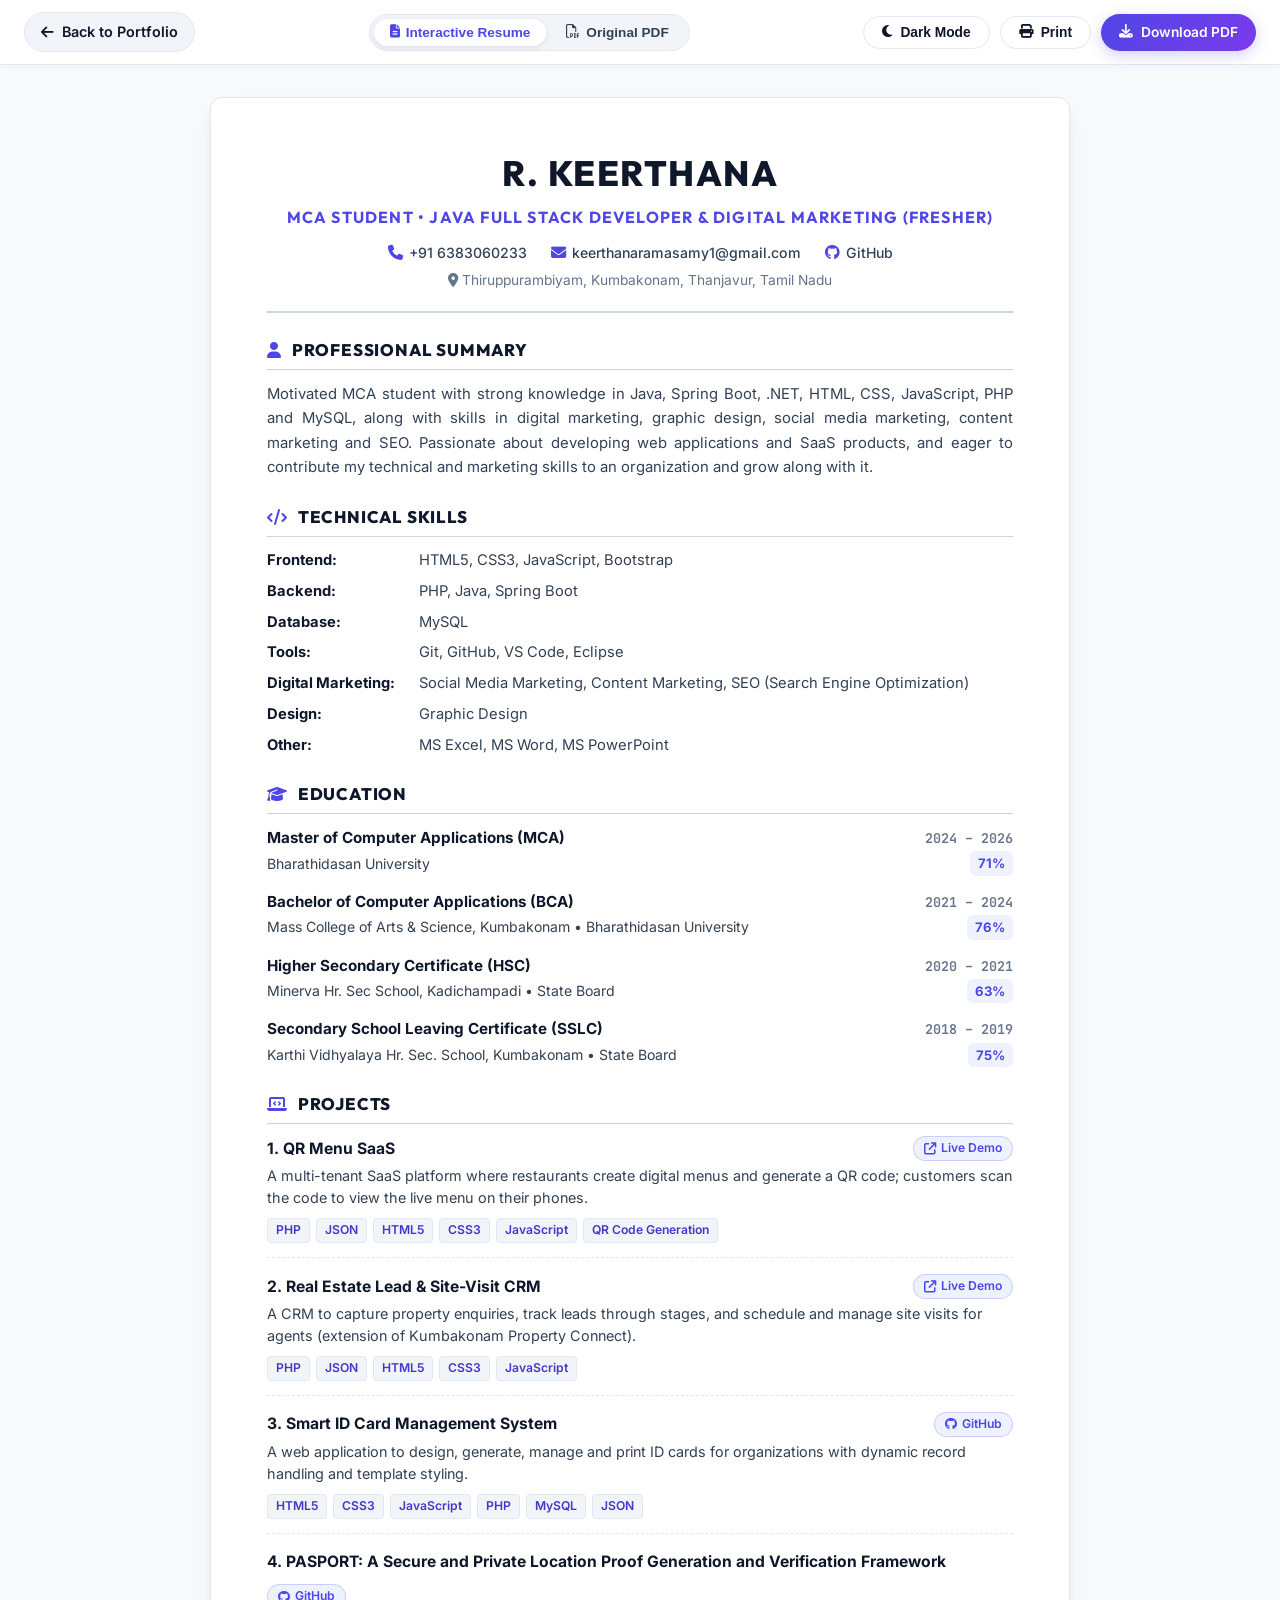
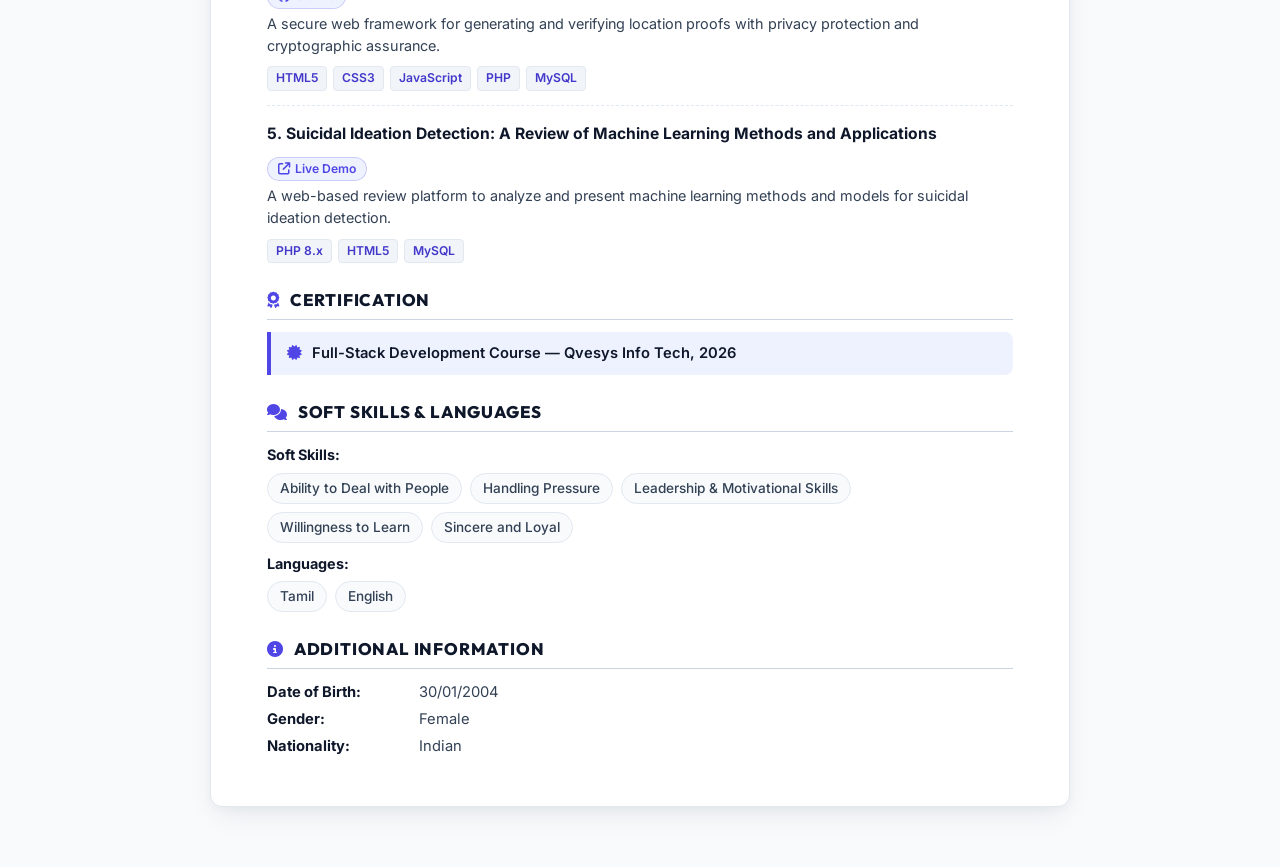
<file: resume.html>
<!DOCTYPE html>
<html lang="en">

<head>
    <meta charset="UTF-8">
    <meta name="viewport" content="width=device-width, initial-scale=1.0">
    <title>R Keerthana — Resume | Java Full Stack Developer &amp; Digital Marketing</title>

    <!-- Meta Description & SEO -->
    <meta name="description"
        content="Official Resume of R Keerthana - MCA Student, Java Full Stack Developer & Digital Marketing (Fresher). View technical skills, academic projects, education, and credentials.">
    <meta name="author" content="R Keerthana">

    <!-- Fonts & Icons -->
    <link rel="preconnect" href="https://fonts.googleapis.com">
    <link rel="preconnect" href="https://fonts.gstatic.com" crossorigin>
    <link
        href="https://fonts.googleapis.com/css2?family=Outfit:wght@400;500;600;700;800&family=JetBrains+Mono:wght@400;500;600&family=Inter:wght@400;500;600;700&display=swap"
        rel="stylesheet">
    <link rel="stylesheet" href="https://cdnjs.cloudflare.com/ajax/libs/font-awesome/6.5.1/css/all.min.css">

    <script>
        (function () {
            try {
                var theme = localStorage.getItem('keerthana-theme') ||
                    (window.matchMedia && window.matchMedia('(prefers-color-scheme: dark)').matches ? 'dark' : 'light');
                document.documentElement.setAttribute('data-theme', theme);
            } catch (e) { }
        })();
    </script>

    <style>
        :root,
        [data-theme="light"] {
            --primary: #4f46e5;
            --primary-dark: #4338ca;
            --primary-light: #eef2ff;
            --accent: #7c3aed;
            --text-main: #0f172a;
            --text-secondary: #334155;
            --text-muted: #64748b;
            --bg-page: #f8fafc;
            --bg-paper: #ffffff;
            --border-color: #e2e8f0;
            --border-strong: #cbd5e1;
            --tag-bg: #f1f5f9;
            --shadow-paper: 0 10px 30px -5px rgba(15, 23, 42, 0.08), 0 4px 12px -2px rgba(15, 23, 42, 0.04);
            --font-heading: 'Outfit', 'Inter', -apple-system, sans-serif;
            --font-body: 'Inter', -apple-system, sans-serif;
            --font-mono: 'JetBrains Mono', monospace;
        }

        [data-theme="dark"] {
            --primary: #818cf8;
            --primary-dark: #a5b4fc;
            --primary-light: rgba(99, 102, 241, 0.18);
            --accent: #c084fc;
            --text-main: #f8fafc;
            --text-secondary: #cbd5e1;
            --text-muted: #94a3b8;
            --bg-page: #0b0f19;
            --bg-paper: #111827;
            --border-color: #1f293d;
            --border-strong: #334155;
            --tag-bg: #1e293b;
            --shadow-paper: 0 16px 40px -10px rgba(0, 0, 0, 0.55), 0 4px 14px -2px rgba(0, 0, 0, 0.35);
        }

        * {
            box-sizing: border-box;
            margin: 0;
            padding: 0;
        }

        body {
            font-family: var(--font-body);
            color: var(--text-main);
            background-color: var(--bg-page);
            line-height: 1.55;
            -webkit-font-smoothing: antialiased;
            transition: background-color 0.25s ease, color 0.25s ease;
        }

        /* Top Action Bar (Fixed / Sticky) */
        .resume-topbar {
            position: sticky;
            top: 0;
            z-index: 100;
            background: rgba(255, 255, 255, 0.95);
            backdrop-filter: blur(12px);
            -webkit-backdrop-filter: blur(12px);
            border-bottom: 1px solid var(--border-color);
            padding: 12px 24px;
            display: flex;
            align-items: center;
            justify-content: space-between;
            gap: 16px;
            box-shadow: 0 2px 10px rgba(0, 0, 0, 0.04);
            transition: background-color 0.25s ease, border-color 0.25s ease, box-shadow 0.25s ease;
        }

        [data-theme="dark"] .resume-topbar {
            background: rgba(17, 24, 39, 0.95);
            border-bottom: 1px solid var(--border-color);
            box-shadow: 0 4px 20px rgba(0, 0, 0, 0.45);
        }

        .resume-nav-back {
            display: inline-flex;
            align-items: center;
            gap: 8px;
            text-decoration: none;
            color: var(--text-main);
            font-weight: 600;
            font-size: 0.9rem;
            padding: 8px 16px;
            border-radius: 999px;
            background: #f1f5f9;
            border: 1px solid var(--border-color);
            transition: all 0.2s ease;
        }

        [data-theme="dark"] .resume-nav-back {
            background: #1e293b;
            color: var(--text-main);
            border-color: var(--border-color);
        }

        .resume-nav-back:hover {
            background: var(--primary-light);
            color: var(--primary);
            border-color: var(--primary);
            transform: translateX(-2px);
        }

        .view-mode-tabs {
            display: inline-flex;
            background: #f1f5f9;
            padding: 4px;
            border-radius: 999px;
            border: 1px solid var(--border-color);
            gap: 4px;
            transition: background-color 0.25s ease, border-color 0.25s ease;
        }

        [data-theme="dark"] .view-mode-tabs {
            background: #1e293b;
            border-color: var(--border-color);
        }

        .mode-tab-btn {
            border: none;
            background: transparent;
            padding: 6px 16px;
            border-radius: 999px;
            font-size: 0.85rem;
            font-weight: 600;
            color: var(--text-secondary);
            cursor: pointer;
            transition: all 0.2s ease;
            display: inline-flex;
            align-items: center;
            gap: 6px;
        }

        [data-theme="dark"] .mode-tab-btn {
            color: var(--text-muted);
        }

        .mode-tab-btn.active {
            background: #ffffff;
            color: var(--primary);
            box-shadow: 0 2px 6px rgba(0, 0, 0, 0.08);
        }

        [data-theme="dark"] .mode-tab-btn.active {
            background: #111827;
            color: var(--primary);
            box-shadow: 0 2px 8px rgba(0, 0, 0, 0.35);
        }

        .resume-actions {
            display: flex;
            align-items: center;
            gap: 10px;
        }

        .btn-action {
            display: inline-flex;
            align-items: center;
            gap: 8px;
            font-size: 0.86rem;
            font-weight: 600;
            padding: 8px 18px;
            border-radius: 999px;
            text-decoration: none;
            cursor: pointer;
            border: none;
            transition: all 0.2s ease;
        }

        /* Theme Toggle Button */
        .btn-theme-toggle {
            background: #ffffff;
            color: var(--text-main);
            border: 1px solid var(--border-color);
        }

        .btn-theme-toggle:hover {
            background: #f1f5f9;
            border-color: var(--text-muted);
            transform: translateY(-1px);
        }

        [data-theme="dark"] .btn-theme-toggle {
            background: #1e293b;
            color: #fbbf24;
            border-color: var(--border-color);
        }

        [data-theme="dark"] .btn-theme-toggle:hover {
            background: #334155;
            color: #fde047;
            border-color: #475569;
        }

        .btn-print {
            background: #ffffff;
            color: var(--text-main);
            border: 1px solid var(--border-color);
        }

        .btn-print:hover {
            background: #f8fafc;
            border-color: var(--text-muted);
        }

        [data-theme="dark"] .btn-print {
            background: #1e293b;
            color: var(--text-main);
            border-color: var(--border-color);
        }

        [data-theme="dark"] .btn-print:hover {
            background: #334155;
            border-color: var(--text-muted);
        }

        .btn-download {
            background: linear-gradient(135deg, var(--primary) 0%, var(--accent) 100%);
            color: #ffffff;
            box-shadow: 0 4px 14px rgba(79, 70, 229, 0.25);
        }

        .btn-download:hover {
            opacity: 0.95;
            transform: translateY(-1px);
            box-shadow: 0 6px 18px rgba(79, 70, 229, 0.35);
        }

        /* Page Container */
        .resume-container {
            max-width: 900px;
            margin: 32px auto 60px;
            padding: 0 20px;
        }

        /* Document Paper */
        .resume-paper {
            background: var(--bg-paper);
            border-radius: 12px;
            box-shadow: var(--shadow-paper);
            border: 1px solid var(--border-color);
            padding: 48px 56px;
            position: relative;
        }

        /* Resume Header */
        .res-header {
            text-align: center;
            border-bottom: 2px solid var(--border-strong);
            padding-bottom: 20px;
            margin-bottom: 24px;
        }

        .res-name {
            font-family: var(--font-heading);
            font-size: 2.2rem;
            font-weight: 800;
            letter-spacing: 1.5px;
            color: var(--text-main);
            text-transform: uppercase;
            margin-bottom: 4px;
        }

        .res-role {
            font-family: var(--font-heading);
            font-size: 1rem;
            font-weight: 700;
            color: var(--primary);
            letter-spacing: 1.2px;
            text-transform: uppercase;
            margin-bottom: 12px;
        }

        .res-contact-bar {
            display: flex;
            flex-wrap: wrap;
            align-items: center;
            justify-content: center;
            gap: 16px 24px;
            font-size: 0.88rem;
            color: var(--text-secondary);
        }

        .res-contact-item {
            display: inline-flex;
            align-items: center;
            gap: 6px;
            text-decoration: none;
            color: var(--text-secondary);
            font-weight: 500;
        }

        .res-contact-item i {
            color: var(--primary);
            font-size: 0.95rem;
        }

        a.res-contact-item:hover {
            color: var(--primary);
            text-decoration: underline;
        }

        .res-location {
            color: var(--text-muted);
            font-size: 0.86rem;
            margin-top: 6px;
        }

        /* Section Headings */
        .res-section {
            margin-bottom: 24px;
        }

        .res-section-title {
            font-family: var(--font-heading);
            font-size: 1.05rem;
            font-weight: 800;
            color: var(--text-main);
            text-transform: uppercase;
            letter-spacing: 0.8px;
            display: flex;
            align-items: center;
            gap: 10px;
            border-bottom: 1.5px solid var(--border-strong);
            padding-bottom: 6px;
            margin-bottom: 12px;
        }

        .res-section-title i {
            color: var(--primary);
            font-size: 1rem;
        }

        .res-section-body {
            color: var(--text-secondary);
            font-size: 0.93rem;
        }

        /* Summary */
        .res-summary-text {
            line-height: 1.65;
            color: var(--text-secondary);
            font-size: 0.93rem;
            text-align: justify;
        }

        /* Technical Skills */
        .skills-grid {
            display: flex;
            flex-direction: column;
            gap: 8px;
        }

        .skill-row {
            display: grid;
            grid-template-columns: 140px 1fr;
            align-items: baseline;
            gap: 12px;
            font-size: 0.92rem;
        }

        .skill-category {
            font-weight: 700;
            color: var(--text-main);
        }

        .skill-list {
            color: var(--text-secondary);
        }

        /* Education */
        .edu-item {
            margin-bottom: 14px;
        }

        .edu-item:last-child {
            margin-bottom: 0;
        }

        .edu-header {
            display: flex;
            justify-content: space-between;
            align-items: baseline;
            flex-wrap: wrap;
            gap: 4px;
            margin-bottom: 2px;
        }

        .edu-degree {
            font-weight: 700;
            color: var(--text-main);
            font-size: 0.95rem;
        }

        .edu-dates {
            font-family: var(--font-mono);
            font-size: 0.84rem;
            color: var(--text-muted);
            font-weight: 600;
        }

        .edu-sub {
            display: flex;
            justify-content: space-between;
            align-items: center;
            font-size: 0.88rem;
            color: var(--text-secondary);
        }

        .edu-score {
            font-weight: 700;
            color: var(--primary);
            background: var(--primary-light);
            padding: 2px 8px;
            border-radius: 6px;
            font-size: 0.82rem;
        }

        /* Projects */
        .project-item {
            margin-bottom: 16px;
            padding-bottom: 14px;
            border-bottom: 1px dashed var(--border-color);
        }

        .project-item:last-child {
            margin-bottom: 0;
            padding-bottom: 0;
            border-bottom: none;
        }

        .proj-header-row {
            display: flex;
            align-items: center;
            justify-content: space-between;
            gap: 10px;
            margin-bottom: 4px;
            flex-wrap: wrap;
        }

        .proj-name {
            font-weight: 700;
            font-size: 0.98rem;
            color: var(--text-main);
            margin-bottom: 0;
        }

        .proj-demo-link {
            display: inline-flex;
            align-items: center;
            gap: 5px;
            font-size: 0.76rem;
            font-weight: 600;
            color: var(--primary);
            background: var(--primary-light);
            border: 1px solid rgba(79, 70, 229, 0.22);
            padding: 2px 10px;
            border-radius: 999px;
            text-decoration: none;
            transition: all 0.2s ease;
        }

        .proj-demo-link:hover {
            background: var(--primary);
            color: #ffffff;
        }

        .proj-desc {
            font-size: 0.9rem;
            color: var(--text-secondary);
            margin-bottom: 6px;
            line-height: 1.5;
        }

        .proj-tech {
            font-size: 0.84rem;
            color: var(--text-muted);
        }

        .proj-tech strong {
            color: var(--text-main);
        }

        .proj-tech-badges {
            display: inline-flex;
            flex-wrap: wrap;
            gap: 6px;
            margin-top: 4px;
        }

        .tech-pill {
            display: inline-block;
            background: #f1f5f9;
            color: var(--primary-dark);
            font-size: 0.76rem;
            font-weight: 600;
            padding: 2px 8px;
            border-radius: 4px;
            border: 1px solid #e2e8f0;
        }

        [data-theme="dark"] .tech-pill {
            background: #1e293b;
            color: #c7d2fe;
            border-color: #334155;
        }

        /* Soft Skills & Extra Info */
        .info-list {
            list-style: none;
            display: flex;
            flex-wrap: wrap;
            gap: 8px;
        }

        .info-pill {
            background: #f8fafc;
            border: 1px solid var(--border-color);
            padding: 4px 12px;
            border-radius: 999px;
            font-size: 0.85rem;
            color: var(--text-secondary);
            font-weight: 500;
        }

        [data-theme="dark"] .info-pill {
            background: #1e293b;
            border-color: var(--border-color);
            color: var(--text-secondary);
        }

        .cert-card {
            background: var(--primary-light);
            border-left: 4px solid var(--primary);
            padding: 10px 16px;
            border-radius: 0 8px 8px 0;
            font-weight: 600;
            font-size: 0.92rem;
            color: var(--text-main);
        }

        [data-theme="dark"] .cert-card {
            background: rgba(99, 102, 241, 0.15);
            border-left-color: var(--primary);
            color: var(--text-main);
        }

        [data-theme="dark"] .edu-score {
            color: #c7d2fe;
            background: rgba(99, 102, 241, 0.22);
        }

        [data-theme="dark"] .proj-demo-link {
            background: rgba(99, 102, 241, 0.18);
            color: #c7d2fe;
            border-color: rgba(129, 140, 248, 0.35);
        }

        [data-theme="dark"] .proj-demo-link:hover {
            background: var(--primary);
            color: #ffffff;
        }

        /* PDF Viewer Container (Hidden by default, activated via tab) */
        .pdf-viewer-view {
            display: none;
            width: 100%;
            height: calc(100vh - 120px);
            min-height: 700px;
            border: 1px solid var(--border-color);
            border-radius: 12px;
            box-shadow: var(--shadow-paper);
            background: #ffffff;
            overflow: hidden;
        }

        [data-theme="dark"] .pdf-viewer-view {
            background: #111827;
            border-color: var(--border-color);
        }

        .pdf-viewer-view iframe {
            width: 100%;
            height: 100%;
            border: none;
        }

        /* Responsive Breakpoints */
        @media (max-width: 768px) {
            .resume-topbar {
                flex-wrap: wrap;
                padding: 10px 16px;
            }

            .resume-paper {
                padding: 28px 20px;
            }

            .res-name {
                font-size: 1.6rem;
            }

            .res-contact-bar {
                flex-direction: column;
                gap: 8px;
            }

            .skill-row {
                grid-template-columns: 1fr;
                gap: 2px;
            }

            .view-mode-tabs {
                order: 3;
                width: 100%;
                justify-content: center;
            }
        }

        /* Print Mode Formatting */
        @media print {
            .resume-topbar {
                display: none !important;
            }

            body {
                background: #ffffff !important;
                color: #000000 !important;
            }

            .resume-container {
                max-width: 100% !important;
                margin: 0 !important;
                padding: 0 !important;
            }

            .resume-paper {
                box-shadow: none !important;
                border: none !important;
                padding: 0 !important;
                border-radius: 0 !important;
            }

            .pdf-viewer-view {
                display: none !important;
            }

            .interactive-view {
                display: block !important;
            }

            .tech-pill {
                border: 1px solid #ccc !important;
                background: transparent !important;
                color: #000 !important;
            }

            .res-section {
                page-break-inside: avoid;
            }
        }
    </style>
</head>

<body>

    <!-- Sticky Navigation & Action Toolbar -->
    <header class="resume-topbar">
        <a href="index.html" class="resume-nav-back">
            <i class="fa-solid fa-arrow-left"></i> Back to Portfolio
        </a>

        <!-- Switcher between Web View and Original PDF View -->
        <div class="view-mode-tabs">
            <button class="mode-tab-btn active" id="tab-web" onclick="switchMode('web')">
                <i class="fa-solid fa-file-lines"></i> Interactive Resume
            </button>
            <button class="mode-tab-btn" id="tab-pdf" onclick="switchMode('pdf')">
                <i class="fa-regular fa-file-pdf"></i> Original PDF
            </button>
        </div>

        <!-- Action Buttons -->
        <div class="resume-actions">
            <button class="btn-action btn-theme-toggle" id="theme-toggle-btn" onclick="toggleTheme()"
                title="Toggle Dark / Light Mode" aria-label="Toggle Theme">
                <i class="fa-solid fa-moon" id="theme-toggle-icon"></i>
                <span id="theme-toggle-text">Dark Mode</span>
            </button>
            <button class="btn-action btn-print" onclick="window.print()" title="Print Resume">
                <i class="fa-solid fa-print"></i> Print
            </button>
            <a href="Keerthana_R_Resume_Updated (1).pdf" download="Keerthana_R_Resume.pdf"
                class="btn-action btn-download" title="Download Official PDF">
                <i class="fa-solid fa-download"></i> Download PDF
            </a>
        </div>
    </header>

    <div class="resume-container">

        <!-- ================= 1. INTERACTIVE WEB RESUME ================= -->
        <main class="resume-paper interactive-view" id="interactive-resume-view">

            <!-- Header Section -->
            <header class="res-header">
                <h1 class="res-name">R. Keerthana</h1>
                <p class="res-role">MCA Student &bull; Java Full Stack Developer &amp; Digital Marketing (Fresher)</p>
                <div class="res-contact-bar">
                    <a href="tel:+916383060233" class="res-contact-item">
                        <i class="fa-solid fa-phone"></i> +91 6383060233
                    </a>
                    <a href="mailto:keerthanaramasamy1@gmail.com" class="res-contact-item">
                        <i class="fa-solid fa-envelope"></i> keerthanaramasamy1@gmail.com
                    </a>
                    <a href="https://github.com/keerthanaramasamy3001-commits" target="_blank" class="res-contact-item">
                        <i class="fa-brands fa-github"></i> GitHub
                    </a>
                </div>
                <p class="res-location">
                    <i class="fa-solid fa-location-dot"></i> Thiruppurambiyam, Kumbakonam, Thanjavur, Tamil Nadu
                </p>
            </header>

            <!-- Professional Summary -->
            <section class="res-section">
                <h2 class="res-section-title">
                    <i class="fa-solid fa-user"></i> Professional Summary
                </h2>
                <div class="res-section-body">
                    <p class="res-summary-text">
                        Motivated MCA student with strong knowledge in Java, Spring Boot, .NET, HTML, CSS, JavaScript, PHP and MySQL, along with skills in digital marketing, graphic design, social media marketing, content marketing and SEO. Passionate about developing web applications and SaaS products, and eager to contribute my technical and marketing skills to an organization and grow along with it.
                    </p>
                </div>
            </section>

            <!-- Technical Skills -->
            <section class="res-section">
                <h2 class="res-section-title">
                    <i class="fa-solid fa-code"></i> Technical Skills
                </h2>
                <div class="res-section-body">
                    <div class="skills-grid">
                        <div class="skill-row">
                            <span class="skill-category">Frontend:</span>
                            <span class="skill-list">HTML5, CSS3, JavaScript, Bootstrap</span>
                        </div>
                        <div class="skill-row">
                            <span class="skill-category">Backend:</span>
                            <span class="skill-list">PHP, Java, Spring Boot</span>
                        </div>
                        <div class="skill-row">
                            <span class="skill-category">Database:</span>
                            <span class="skill-list">MySQL</span>
                        </div>
                        <div class="skill-row">
                            <span class="skill-category">Tools:</span>
                            <span class="skill-list">Git, GitHub, VS Code, Eclipse</span>
                        </div>
                        <div class="skill-row">
                            <span class="skill-category">Digital Marketing:</span>
                            <span class="skill-list">Social Media Marketing, Content Marketing, SEO (Search Engine Optimization)</span>
                        </div>
                        <div class="skill-row">
                            <span class="skill-category">Design:</span>
                            <span class="skill-list">Graphic Design</span>
                        </div>
                        <div class="skill-row">
                            <span class="skill-category">Other:</span>
                            <span class="skill-list">MS Excel, MS Word, MS PowerPoint</span>
                        </div>
                    </div>
                </div>
            </section>

            <!-- Education -->
            <section class="res-section">
                <h2 class="res-section-title">
                    <i class="fa-solid fa-graduation-cap"></i> Education
                </h2>
                <div class="res-section-body">

                    <div class="edu-item">
                        <div class="edu-header">
                            <span class="edu-degree">Master of Computer Applications (MCA)</span>
                            <span class="edu-dates">2024 – 2026</span>
                        </div>
                        <div class="edu-sub">
                            <span>Bharathidasan University</span>
                            <span class="edu-score">71%</span>
                        </div>
                    </div>

                    <div class="edu-item">
                        <div class="edu-header">
                            <span class="edu-degree">Bachelor of Computer Applications (BCA)</span>
                            <span class="edu-dates">2021 – 2024</span>
                        </div>
                        <div class="edu-sub">
                            <span>Mass College of Arts &amp; Science, Kumbakonam &bull; Bharathidasan University</span>
                            <span class="edu-score">76%</span>
                        </div>
                    </div>

                    <div class="edu-item">
                        <div class="edu-header">
                            <span class="edu-degree">Higher Secondary Certificate (HSC)</span>
                            <span class="edu-dates">2020 – 2021</span>
                        </div>
                        <div class="edu-sub">
                            <span>Minerva Hr. Sec School, Kadichampadi &bull; State Board</span>
                            <span class="edu-score">63%</span>
                        </div>
                    </div>

                    <div class="edu-item">
                        <div class="edu-header">
                            <span class="edu-degree">Secondary School Leaving Certificate (SSLC)</span>
                            <span class="edu-dates">2018 – 2019</span>
                        </div>
                        <div class="edu-sub">
                            <span>Karthi Vidhyalaya Hr. Sec. School, Kumbakonam &bull; State Board</span>
                            <span class="edu-score">75%</span>
                        </div>
                    </div>

                </div>
            </section>

            <!-- Projects -->
            <section class="res-section">
                <h2 class="res-section-title">
                    <i class="fa-solid fa-laptop-code"></i> Projects
                </h2>
                <div class="res-section-body">

                    <div class="project-item">
                        <div class="proj-header-row">
                            <h3 class="proj-name">1. QR Menu SaaS</h3>
                            <a href="https://keerthana01.freepage.cc/qr-menu/" target="_blank" class="proj-demo-link"
                                title="Open Live Demo">
                                <i class="fa-solid fa-arrow-up-right-from-square"></i> Live Demo
                            </a>
                        </div>
                        <p class="proj-desc">
                            A multi-tenant SaaS platform where restaurants create digital menus and generate a QR code;
                            customers scan the code to view the live menu on their phones.
                        </p>
                        <div class="proj-tech">
                            <div class="proj-tech-badges">
                                <span class="tech-pill">PHP</span>
                                <span class="tech-pill">JSON</span>
                                <span class="tech-pill">HTML5</span>
                                <span class="tech-pill">CSS3</span>
                                <span class="tech-pill">JavaScript</span>
                                <span class="tech-pill">QR Code Generation</span>
                            </div>
                        </div>
                    </div>

                    <div class="project-item">
                        <div class="proj-header-row">
                            <h3 class="proj-name">2. Real Estate Lead &amp; Site-Visit CRM</h3>
                            <a href="https://keerthana01.freepage.cc/realestatecrm/" target="_blank"
                                class="proj-demo-link" title="Open Live Demo">
                                <i class="fa-solid fa-arrow-up-right-from-square"></i> Live Demo
                            </a>
                        </div>
                        <p class="proj-desc">
                            A CRM to capture property enquiries, track leads through stages, and schedule and manage
                            site
                            visits for agents (extension of Kumbakonam Property Connect).
                        </p>
                        <div class="proj-tech">
                            <div class="proj-tech-badges">
                                <span class="tech-pill">PHP</span>
                                <span class="tech-pill">JSON</span>
                                <span class="tech-pill">HTML5</span>
                                <span class="tech-pill">CSS3</span>
                                <span class="tech-pill">JavaScript</span>
                            </div>
                        </div>
                    </div>

                    <div class="project-item">
                        <div class="proj-header-row">
                            <h3 class="proj-name">3. Smart ID Card Management System</h3>
                            <a href="https://github.com/keerthanaramasamy3001-commits/IDCARD-" target="_blank"
                                class="proj-demo-link" title="Open GitHub Repository">
                                <i class="fa-brands fa-github"></i> GitHub
                            </a>
                        </div>
                        <p class="proj-desc">
                            A web application to design, generate, manage and print ID cards for organizations with
                            dynamic record handling and template styling.
                        </p>
                        <div class="proj-tech">
                            <div class="proj-tech-badges">
                                <span class="tech-pill">HTML5</span>
                                <span class="tech-pill">CSS3</span>
                                <span class="tech-pill">JavaScript</span>
                                <span class="tech-pill">PHP</span>
                                <span class="tech-pill">MySQL</span>
                                <span class="tech-pill">JSON</span>
                            </div>
                        </div>
                    </div>

                    <div class="project-item">
                        <div class="proj-header-row">
                            <h3 class="proj-name">4. PASPORT: A Secure and Private Location Proof Generation and
                                Verification Framework</h3>
                            <a href="https://github.com/keerthanaramasamy3001-commits/passport" target="_blank"
                                class="proj-demo-link" title="Open GitHub Repository">
                                <i class="fa-brands fa-github"></i> GitHub
                            </a>
                        </div>
                        <p class="proj-desc">
                            A secure web framework for generating and verifying location proofs with privacy protection
                            and cryptographic assurance.
                        </p>
                        <div class="proj-tech">
                            <div class="proj-tech-badges">
                                <span class="tech-pill">HTML5</span>
                                <span class="tech-pill">CSS3</span>
                                <span class="tech-pill">JavaScript</span>
                                <span class="tech-pill">PHP</span>
                                <span class="tech-pill">MySQL</span>
                            </div>
                        </div>
                    </div>

                    <div class="project-item">
                        <div class="proj-header-row">
                            <h3 class="proj-name">5. Suicidal Ideation Detection: A Review of Machine Learning Methods
                                and
                                Applications</h3>
                            <a href="https://keerthana01.freepage.cc/project2/" target="_blank" class="proj-demo-link"
                                title="Open Live Demo">
                                <i class="fa-solid fa-arrow-up-right-from-square"></i> Live Demo
                            </a>
                        </div>
                        <p class="proj-desc">
                            A web-based review platform to analyze and present machine learning methods and models for
                            suicidal ideation detection.
                        </p>
                        <div class="proj-tech">
                            <div class="proj-tech-badges">
                                <span class="tech-pill">PHP 8.x</span>
                                <span class="tech-pill">HTML5</span>
                                <span class="tech-pill">MySQL</span>
                            </div>
                        </div>
                    </div>

                </div>
            </section>

            <!-- Certifications -->
            <section class="res-section">
                <h2 class="res-section-title">
                    <i class="fa-solid fa-award"></i> Certification
                </h2>
                <div class="res-section-body">
                    <div class="cert-card">
                        <i class="fa-solid fa-certificate" style="color: var(--primary); margin-right: 6px;"></i>
                        Full-Stack Development Course &mdash; Qvesys Info Tech, 2026
                    </div>
                </div>
            </section>

            <!-- Soft Skills & Languages -->
            <section class="res-section">
                <h2 class="res-section-title">
                    <i class="fa-solid fa-comments"></i> Soft Skills &amp; Languages
                </h2>
                <div class="res-section-body" style="display: flex; flex-direction: column; gap: 10px;">
                    <div>
                        <strong
                            style="font-size: 0.9rem; color: var(--text-main); display: block; margin-bottom: 6px;">Soft
                            Skills:</strong>
                        <div class="info-list">
                            <span class="info-pill">Ability to Deal with People</span>
                            <span class="info-pill">Handling Pressure</span>
                            <span class="info-pill">Leadership &amp; Motivational Skills</span>
                            <span class="info-pill">Willingness to Learn</span>
                            <span class="info-pill">Sincere and Loyal</span>
                        </div>
                    </div>
                    <div>
                        <strong
                            style="font-size: 0.9rem; color: var(--text-main); display: block; margin-bottom: 6px;">Languages:</strong>
                        <div class="info-list">
                            <span class="info-pill">Tamil</span>
                            <span class="info-pill">English</span>
                        </div>
                    </div>
                </div>
            </section>

            <!-- Additional Information -->
            <section class="res-section" style="margin-bottom: 0;">
                <h2 class="res-section-title">
                    <i class="fa-solid fa-circle-info"></i> Additional Information
                </h2>
                <div class="res-section-body">
                    <div class="skill-row" style="margin-bottom: 4px;">
                        <span class="skill-category">Date of Birth:</span>
                        <span class="skill-list">30/01/2004</span>
                    </div>
                    <div class="skill-row" style="margin-bottom: 4px;">
                        <span class="skill-category">Gender:</span>
                        <span class="skill-list">Female</span>
                    </div>
                    <div class="skill-row">
                        <span class="skill-category">Nationality:</span>
                        <span class="skill-list">Indian</span>
                    </div>
                </div>
            </section>

        </main>

        <!-- ================= 2. ORIGINAL PDF VIEWER ================= -->
        <div class="pdf-viewer-view" id="pdf-resume-view">
            <iframe src="Keerthana_R_Resume_Updated%20(1).pdf#toolbar=1" title="Keerthana R Resume PDF Viewer"></iframe>
        </div>

    </div>

    <script>
        function switchMode(mode) {
            const webView = document.getElementById('interactive-resume-view');
            const pdfView = document.getElementById('pdf-resume-view');
            const tabWeb = document.getElementById('tab-web');
            const tabPdf = document.getElementById('tab-pdf');

            if (mode === 'pdf') {
                webView.style.display = 'none';
                pdfView.style.display = 'block';
                tabPdf.classList.add('active');
                tabWeb.classList.remove('active');
            } else {
                pdfView.style.display = 'none';
                webView.style.display = 'block';
                tabWeb.classList.add('active');
                tabPdf.classList.remove('active');
            }
        }

        function getStoredTheme() {
            return localStorage.getItem('keerthana-theme') ||
                (window.matchMedia && window.matchMedia('(prefers-color-scheme: dark)').matches ? 'dark' : 'light');
        }

        function applyTheme(theme) {
            document.documentElement.setAttribute('data-theme', theme);
            try {
                localStorage.setItem('keerthana-theme', theme);
            } catch (e) { }

            const icon = document.getElementById('theme-toggle-icon');
            const text = document.getElementById('theme-toggle-text');
            if (icon && text) {
                if (theme === 'dark') {
                    icon.className = 'fa-solid fa-sun';
                    text.textContent = 'Light Mode';
                } else {
                    icon.className = 'fa-solid fa-moon';
                    text.textContent = 'Dark Mode';
                }
            }
        }

        function toggleTheme() {
            const current = document.documentElement.getAttribute('data-theme') || 'light';
            const next = current === 'dark' ? 'light' : 'dark';
            applyTheme(next);
        }

        // Initialize theme UI once DOM is ready
        document.addEventListener('DOMContentLoaded', function () {
            applyTheme(getStoredTheme());
        });
        applyTheme(getStoredTheme());
    </script>

</body>

</html>
</file>
